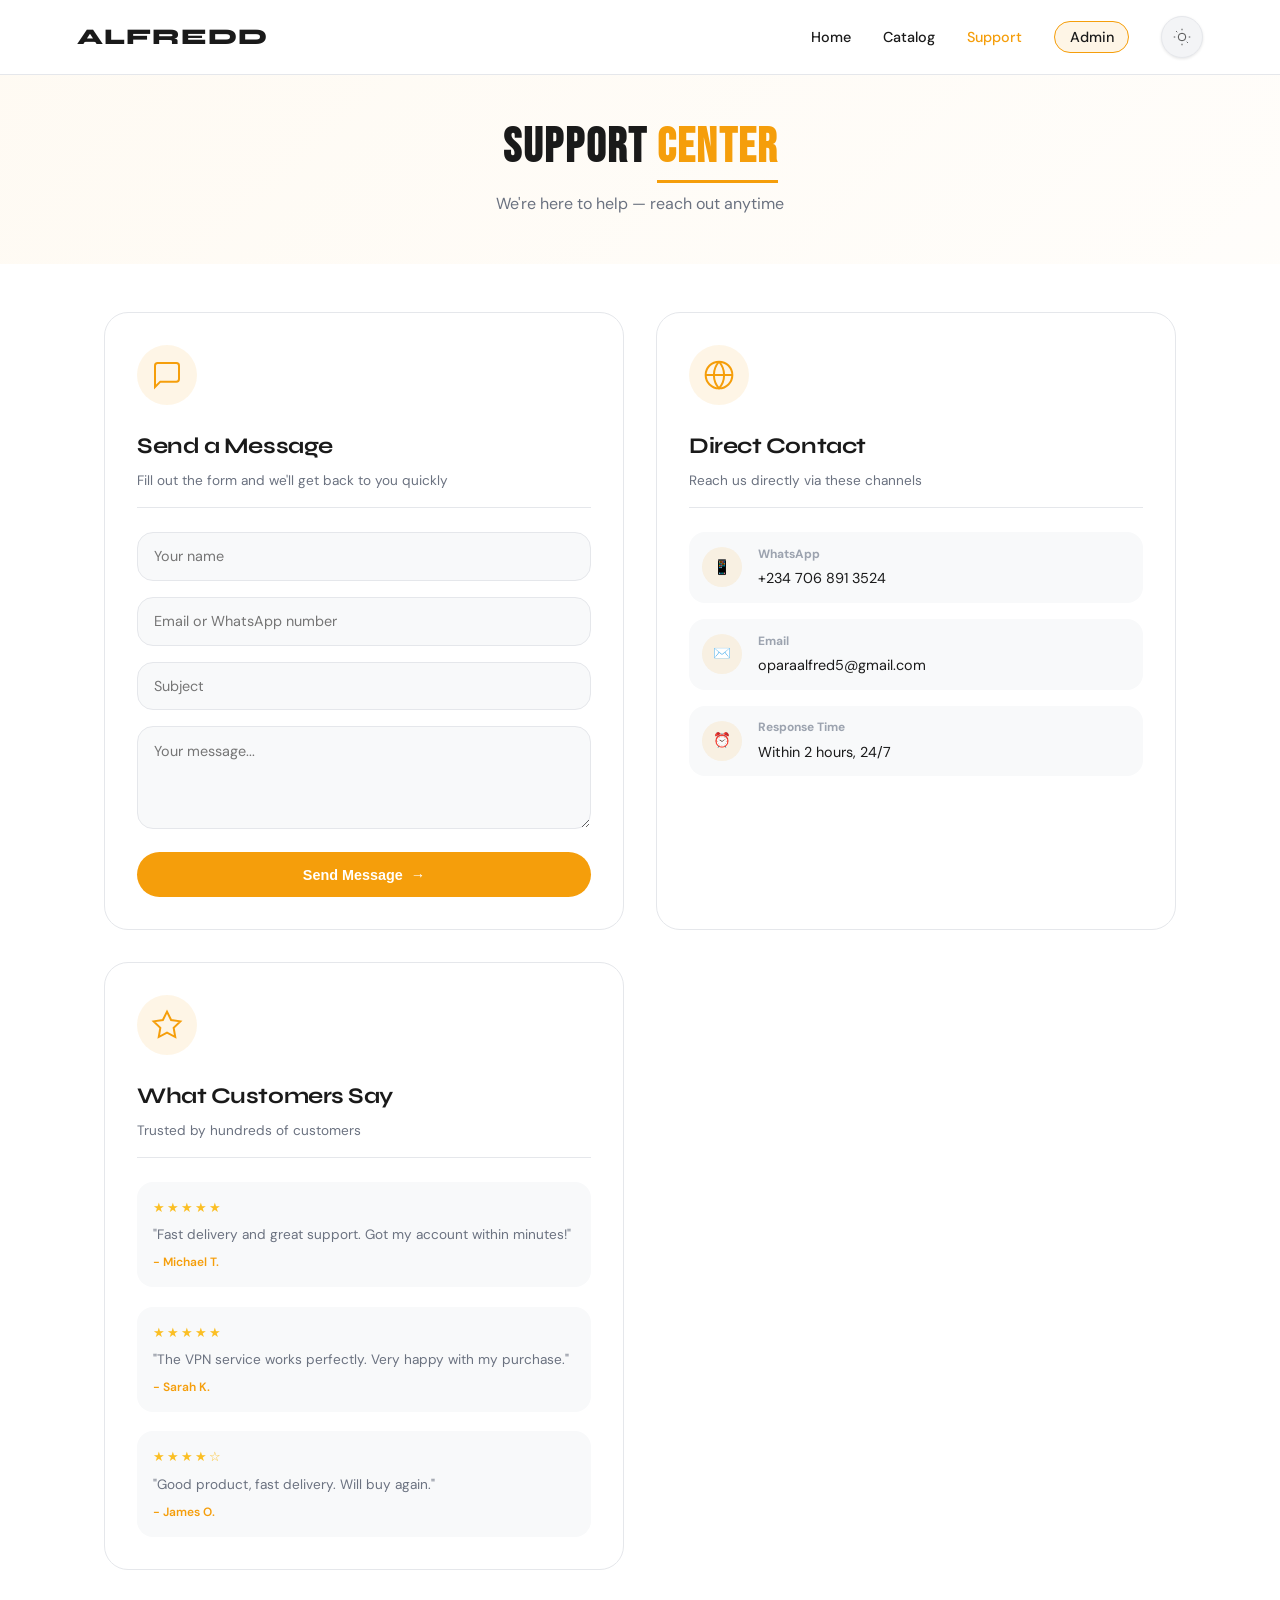
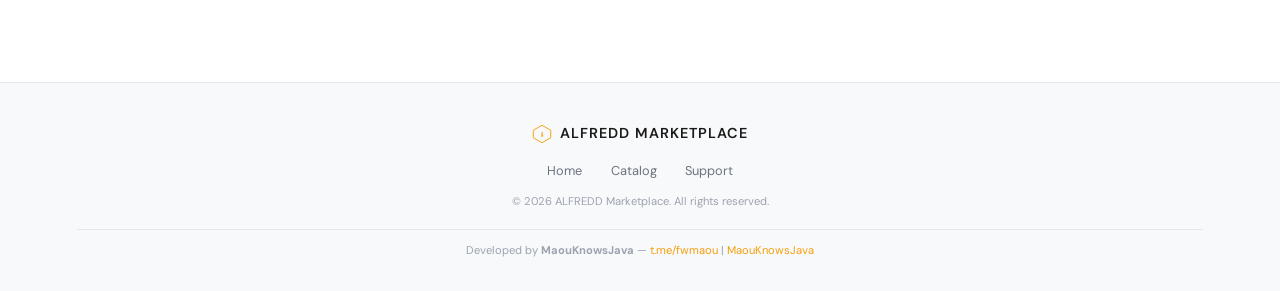
<file: support.html>
<!DOCTYPE html>
<html lang="en">
<head>
<meta charset="UTF-8">
<meta name="viewport" content="width=device-width, initial-scale=1.0, user-scalable=yes">
<title>Support — ALFREDD</title>
<link rel="stylesheet" href="css/style.css">
<link rel="stylesheet" href="css/support.css">
<link rel="stylesheet" href="css/mobile.css">
<link href="https://fonts.googleapis.com/css2?family=Bebas+Neue&family=Syne:wght@400;600;700;800&family=DM+Sans:wght@300;400;500;600&display=swap" rel="stylesheet">
</head>
<body>

<!-- NAVBAR -->
<nav class="navbar" id="navbar">
  <div class="nav-logo">
    <span class="logo-text">ALFREDD</span>
  </div>
  
  <div class="mobile-actions">
    <button class="mobile-theme-toggle" id="mobileThemeToggleBtn">
      <svg class="mobile-sun-icon" width="20" height="20" viewBox="0 0 24 24" fill="none" stroke="currentColor">
        <circle cx="12" cy="12" r="5"/>
        <line x1="12" y1="1" x2="12" y2="3"/>
        <line x1="12" y1="21" x2="12" y2="23"/>
        <line x1="4.22" y1="4.22" x2="5.64" y2="5.64"/>
        <line x1="18.36" y1="18.36" x2="19.78" y2="19.78"/>
        <line x1="1" y1="12" x2="3" y2="12"/>
        <line x1="21" y1="12" x2="23" y2="12"/>
      </svg>
      <svg class="mobile-moon-icon" width="20" height="20" viewBox="0 0 24 24" fill="none" stroke="currentColor">
        <path d="M21 12.79A9 9 0 1 1 11.21 3 7 7 0 0 0 21 12.79z"/>
      </svg>
    </button>
    <button class="menu-btn" id="menuBtn">
      <span class="menu-icon">
        <span class="menu-dot"></span>
        <span class="menu-dot"></span>
        <span class="menu-dot"></span>
      </span>
      <span class="cancel-icon">✕</span>
    </button>
  </div>
  
  <ul class="desktop-nav-links">
    <li><a href="index.html">Home</a></li>
    <li><a href="catalog.html">Catalog</a></li>
    <li><a href="support.html" class="active">Support</a></li>
    <li><a href="admin.html" class="nav-admin">Admin</a></li>
    <li>
      <button class="theme-toggle-btn" id="desktopThemeToggle">
        <span class="theme-toggle-icon">
          <svg class="sun-icon" width="18" height="18" viewBox="0 0 24 24" fill="none" stroke="currentColor">
            <circle cx="12" cy="12" r="5"/>
            <line x1="12" y1="1" x2="12" y2="3"/>
            <line x1="12" y1="21" x2="12" y2="23"/>
            <line x1="4.22" y1="4.22" x2="5.64" y2="5.64"/>
            <line x1="18.36" y1="18.36" x2="19.78" y2="19.78"/>
            <line x1="1" y1="12" x2="3" y2="12"/>
            <line x1="21" y1="12" x2="23" y2="12"/>
          </svg>
          <svg class="moon-icon" width="18" height="18" viewBox="0 0 24 24" fill="none" stroke="currentColor">
            <path d="M21 12.79A9 9 0 1 1 11.21 3 7 7 0 0 0 21 12.79z"/>
          </svg>
        </span>
      </button>
    </li>
  </ul>
  
  <div class="mobile-menu" id="mobileMenu">
    <ul class="mobile-nav-links">
      <li><a href="index.html">Home</a></li>
      <li><a href="catalog.html">Catalog</a></li>
      <li><a href="support.html" class="active">Support</a></li>
      <li><a href="admin.html" class="nav-admin">Admin</a></li>
    </ul>
  </div>
</nav>

<!-- PAGE HEADER -->
<div class="page-header">
  <div class="container">
    <h1>SUPPORT <span>CENTER</span></h1>
    <p>We're here to help — reach out anytime</p>
  </div>
</div>

<!-- SUPPORT CONTENT -->
<div class="support-container">

  <!-- Contact Section -->
  <div class="support-grid">
    
    <!-- Contact Form -->
    <div class="support-card">
      <div class="card-icon">
        <svg width="32" height="32" viewBox="0 0 24 24" fill="none" stroke="var(--accent-color)" stroke-width="1.5">
          <path d="M21 15a2 2 0 0 1-2 2H7l-4 4V5a2 2 0 0 1 2-2h14a2 2 0 0 1 2 2z"/>
        </svg>
      </div>
      <h3>Send a Message</h3>
      <p>Fill out the form and we'll get back to you quickly</p>
      
      <div class="form-group">
        <input type="text" id="contactName" class="support-input" placeholder="Your name">
      </div>
      <div class="form-group">
        <input type="text" id="contactInfo" class="support-input" placeholder="Email or WhatsApp number">
      </div>
      <div class="form-group">
        <input type="text" id="contactSubject" class="support-input" placeholder="Subject">
      </div>
      <div class="form-group">
        <textarea id="contactMessage" class="support-input support-textarea" placeholder="Your message..." rows="4"></textarea>
      </div>
      <button class="support-btn" id="sendMessageBtn">
        <span>Send Message</span>
        <span>→</span>
      </button>
    </div>

    <!-- Contact Info -->
    <div class="support-card">
      <div class="card-icon">
        <svg width="32" height="32" viewBox="0 0 24 24" fill="none" stroke="var(--accent-color)" stroke-width="1.5">
          <circle cx="12" cy="12" r="10"/>
          <path d="M12 2a15 15 0 0 0 0 20 15 15 0 0 0 0-20"/>
          <path d="M2 12h20"/>
        </svg>
      </div>
      <h3>Direct Contact</h3>
      <p>Reach us directly via these channels</p>
      
      <div class="contact-list">
        <a href="https://wa.me/2347068913524" class="contact-link">
          <span class="contact-link-icon">📱</span>
          <div>
            <strong>WhatsApp</strong>
            <span>+234 706 891 3524</span>
          </div>
        </a>
        <a href="mailto:oparaalfred5@gmail.com" class="contact-link">
          <span class="contact-link-icon">✉️</span>
          <div>
            <strong>Email</strong>
            <span>oparaalfred5@gmail.com</span>
          </div>
        </a>
        <div class="contact-link">
          <span class="contact-link-icon">⏰</span>
          <div>
            <strong>Response Time</strong>
            <span>Within 2 hours, 24/7</span>
          </div>
        </div>
      </div>
    </div>

    <!-- Testimonials -->
    <div class="support-card">
      <div class="card-icon">
        <svg width="32" height="32" viewBox="0 0 24 24" fill="none" stroke="var(--accent-color)" stroke-width="1.5">
          <path d="M12 2l3.09 6.26L22 9.27l-5 4.87 1.18 6.88L12 17.77l-6.18 3.25L7 14.14 2 9.27l6.91-1.01L12 2z"/>
        </svg>
      </div>
      <h3>What Customers Say</h3>
      <p>Trusted by hundreds of customers</p>
      
      <div class="testimonial-list">
        <div class="testimonial-item">
          <div class="testimonial-stars">★★★★★</div>
          <p class="testimonial-text">"Fast delivery and great support. Got my account within minutes!"</p>
          <div class="testimonial-name">- Michael T.</div>
        </div>
        <div class="testimonial-item">
          <div class="testimonial-stars">★★★★★</div>
          <p class="testimonial-text">"The VPN service works perfectly. Very happy with my purchase."</p>
          <div class="testimonial-name">- Sarah K.</div>
        </div>
        <div class="testimonial-item">
          <div class="testimonial-stars">★★★★☆</div>
          <p class="testimonial-text">"Good product, fast delivery. Will buy again."</p>
          <div class="testimonial-name">- James O.</div>
        </div>
      </div>
    </div>
  </div>

</div>

<!-- TOAST -->
<div class="toast-message" id="toastMessage"></div>

<!-- FOOTER -->
<footer class="footer">
  <div class="footer-logo">
    <svg width="20" height="20" viewBox="0 0 32 32" fill="none">
      <polygon points="16,2 30,10 30,22 16,30 2,22 2,10" fill="none" stroke="var(--accent-color)" stroke-width="1.5"/>
      <text x="16" y="20" text-anchor="middle" fill="var(--accent-color)" font-size="10" font-family="Bebas Neue">A</text>
    </svg>
    <span>ALFREDD MARKETPLACE</span>
  </div>
  <nav class="footer-nav">
    <a href="index.html">Home</a>
    <a href="catalog.html">Catalog</a>
    <a href="support.html">Support</a>
  </nav>
  <p class="footer-copy">© 2026 ALFREDD Marketplace. All rights reserved.</p>
  <div class="footer-dev">
     Developed by <strong>MaouKnowsJava</strong> — 
    <a href="https://t.me/fwmaou" target="_blank">t.me/fwmaou</a> 
    | <a href="https://maou.name.ng" target="_blank">MaouKnowsJava</a>
  </div>
</footer>

<script src="js/index.js"></script>
<script>
document.addEventListener('DOMContentLoaded', function() {
  const sendBtn = document.getElementById('sendMessageBtn');
  
  function showToast(message, isError = false) {
    let toast = document.getElementById('toastMessage');
    toast.textContent = message;
    toast.style.background = isError ? '#EF4444' : 'var(--accent-color, #F59E0B)';
    toast.classList.add('show');
    setTimeout(() => toast.classList.remove('show'), 3000);
  }
  
  if (sendBtn) {
    sendBtn.addEventListener('click', function() {
      const name = document.getElementById('contactName').value.trim();
      const info = document.getElementById('contactInfo').value.trim();
      const subject = document.getElementById('contactSubject').value.trim();
      const message = document.getElementById('contactMessage').value.trim();
      
      if (!name) { showToast('Please enter your name', true); return; }
      if (!info) { showToast('Please enter your contact info', true); return; }
      if (!subject) { showToast('Please enter a subject', true); return; }
      if (!message) { showToast('Please enter your message', true); return; }
      
      const whatsappNumber = "2347068913524";
      const fullMessage = `*New Message - ALFREDD*%0A%0A*Name:* ${name}%0A*Contact:* ${info}%0A*Subject:* ${subject}%0A*Message:* ${message}`;
      
      window.open(`https://wa.me/${whatsappNumber}?text=${fullMessage}`, '_blank');
      showToast('Redirecting to WhatsApp...');
      
      document.getElementById('contactName').value = '';
      document.getElementById('contactInfo').value = '';
      document.getElementById('contactSubject').value = '';
      document.getElementById('contactMessage').value = '';
    });
  }
});
</script>
</body>
</html>
</file>
<file: css/style.css>
/* style.css - Main Stylesheet with Light/Dark Mode */
:root {
    /* Light Mode (Default) - White + Yellow */
    --bg-primary: #FFFFFF;
    --bg-secondary: #F8F9FA;
    --bg-card: #FFFFFF;
    --bg-card-hover: #FEF9E6;
    --text-primary: #1A1A1A;
    --text-secondary: #6B7280;
    --text-muted: #9CA3AF;
    --accent-color: #F59E0B;
    --accent-light: #FBBF24;
    --accent-dark: #D97706;
    --border-color: #E5E7EB;
    --navbar-bg: rgba(255, 255, 255, 0.95);
    --footer-bg: #F8F9FA;
    --orb-opacity: 0.15;
    --menu-bg: #FFFFFF;
    --btn-bg: #F3F4F6;
  }
  
  body.dark {
    /* Dark Mode - Dark + Terracotta */
    --bg-primary: #0F0E0C;
    --bg-secondary: #1A1815;
    --bg-card: rgba(30, 27, 24, 0.6);
    --bg-card-hover: rgba(40, 36, 32, 0.8);
    --text-primary: #EAE5DF;
    --text-secondary: #B5AFA3;
    --text-muted: #7A7568;
    --accent-color: #C35A2E;
    --accent-light: #D96B3A;
    --accent-dark: #A0522D;
    --border-color: rgba(195, 90, 46, 0.2);
    --navbar-bg: rgba(15, 14, 12, 0.95);
    --footer-bg: #1A1815;
    --orb-opacity: 0.3;
    --menu-bg: #1A1815;
    --btn-bg: #2A2520;
  }
  
  * {
    margin: 0;
    padding: 0;
    box-sizing: border-box;
    transition: background-color 0.3s ease, color 0.3s ease, border-color 0.3s ease;
  }
  
  body {
    background-color: var(--bg-primary);
    color: var(--text-primary);
    font-family: 'DM Sans', sans-serif;
    font-weight: 400;
    line-height: 1.5;
    overflow-x: hidden;
  }
  
  h1, h2, h3, h4, .logo-text {
    font-family: 'Syne', sans-serif;
    font-weight: 700;
    letter-spacing: -0.02em;
  }
  
  .hero-title {
    font-family: 'Bebas Neue', cursive;
    letter-spacing: 0.04em;
  }
  
  /* NAVBAR */
  .navbar {
    position: fixed;
    top: 0;
    width: 100%;
    display: flex;
    justify-content: space-between;
    align-items: center;
    padding: 1rem 6%;
    background: var(--navbar-bg);
    backdrop-filter: blur(12px);
    z-index: 1000;
    border-bottom: 1px solid var(--border-color);
  }
  
  .nav-logo {
    display: flex;
    align-items: center;
    gap: 0.6rem;
    color: var(--text-primary);
  }
  
  .logo-icon svg {
    width: 28px;
    height: 28px;
    color: var(--accent-color);
  }
  
  .logo-text {
    font-size: 1.4rem;
    font-weight: 800;
    color: var(--text-primary);
    letter-spacing: 1px;
  }
  
  /* Desktop Navigation */
  .desktop-nav-links {
    display: flex;
    gap: 2rem;
    list-style: none;
    align-items: center;
  }
  
  .desktop-nav-links a {
    color: var(--text-primary);
    text-decoration: none;
    font-weight: 500;
    font-size: 0.9rem;
    transition: color 0.2s;
  }
  
  .desktop-nav-links a:hover,
  .desktop-nav-links a.active {
    color: var(--accent-color);
  }
  
  .nav-admin {
    background: rgba(245, 158, 11, 0.1);
    padding: 0.35rem 0.9rem;
    border-radius: 40px;
    border: 1px solid var(--accent-color);
  }
  
  body.dark .nav-admin {
    background: rgba(195, 90, 46, 0.15);
  }
  
  /* THEME TOGGLE BUTTON - VISIBLE! */
  .theme-toggle-btn {
    background: var(--btn-bg);
    border: 1px solid var(--border-color);
    border-radius: 40px;
    width: 42px;
    height: 42px;
    cursor: pointer;
    display: flex;
    align-items: center;
    justify-content: center;
    transition: all 0.2s;
    box-shadow: 0 1px 3px rgba(0,0,0,0.1);
  }
  
  .theme-toggle-btn:hover {
    background: var(--accent-color);
    transform: scale(1.05);
    border-color: var(--accent-color);
  }
  
  .theme-toggle-btn:hover .sun-icon,
  .theme-toggle-btn:hover .moon-icon {
    color: white;
    stroke: white;
  }
  
  .theme-toggle-icon {
    display: flex;
    align-items: center;
    justify-content: center;
  }
  
  .sun-icon, .moon-icon {
    width: 18px;
    height: 18px;
    color: var(--text-primary);
    stroke: var(--text-primary);
  }
  
  body.dark .sun-icon {
    display: none;
  }
  
  body:not(.dark) .moon-icon {
    display: none;
  }
  
  /* Hamburger Button */
  .hamburger {
    display: none;
    flex-direction: column;
    justify-content: space-between;
    width: 30px;
    height: 22px;
    background: transparent;
    border: none;
    cursor: pointer;
    z-index: 1002;
  }
  
  .hamburger-line {
    width: 100%;
    height: 2px;
    background: var(--text-primary);
    transition: all 0.3s ease;
    border-radius: 2px;
  }
  
  /* Mobile Menu */
  .mobile-menu {
    position: fixed;
    top: 0;
    right: -100%;
    width: 80%;
    max-width: 320px;
    height: 100vh;
    background: var(--menu-bg);
    z-index: 1001;
    padding: 5rem 2rem 2rem;
    transition: right 0.3s ease-out;
    box-shadow: -5px 0 30px rgba(0, 0, 0, 0.15);
    display: flex;
    flex-direction: column;
    justify-content: space-between;
  }
  
  .mobile-menu.active {
    right: 0;
  }
  
  .mobile-nav-links {
    list-style: none;
    display: flex;
    flex-direction: column;
    gap: 2rem;
  }
  
  .mobile-nav-links a {
    color: var(--text-primary);
    text-decoration: none;
    font-size: 1.3rem;
    font-weight: 500;
    transition: color 0.2s;
  }
  
  .mobile-nav-links a:hover,
  .mobile-nav-links a.active {
    color: var(--accent-color);
  }
  
  .mobile-theme {
    display: flex;
    justify-content: space-between;
    align-items: center;
    padding-top: 2rem;
    border-top: 1px solid var(--border-color);
    color: var(--text-primary);
    font-size: 1rem;
  }
  
  .theme-switch {
    position: relative;
    display: inline-block;
    width: 52px;
    height: 26px;
  }
  
  .theme-switch input {
    opacity: 0;
    width: 0;
    height: 0;
  }
  
  .slider {
    position: absolute;
    cursor: pointer;
    top: 0;
    left: 0;
    right: 0;
    bottom: 0;
    background-color: var(--border-color);
    transition: 0.3s;
    border-radius: 34px;
  }
  
  .slider:before {
    position: absolute;
    content: "";
    height: 20px;
    width: 20px;
    left: 3px;
    bottom: 3px;
    background-color: var(--accent-color);
    transition: 0.3s;
    border-radius: 50%;
  }
  
  input:checked + .slider:before {
    transform: translateX(26px);
  }
  
  /* Overlay */
  .overlay {
    position: fixed;
    top: 0;
    left: 0;
    width: 100%;
    height: 100%;
    background: rgba(0, 0, 0, 0.5);
    z-index: 1000;
    opacity: 0;
    visibility: hidden;
    transition: 0.3s;
  }
  
  .overlay.active {
    opacity: 1;
    visibility: visible;
  }
  
  /* HERO */
  .hero {
    min-height: 100vh;
    display: flex;
    align-items: center;
    justify-content: space-between;
    padding: 7rem 6% 4rem;
    position: relative;
    gap: 2rem;
    flex-wrap: wrap;
  }
  
  .hero-bg {
    position: absolute;
    inset: 0;
    z-index: 0;
    overflow: hidden;
  }
  
  .orb {
    position: absolute;
    border-radius: 50%;
    filter: blur(80px);
    opacity: var(--orb-opacity);
  }
  
  .orb1 {
    width: 50vw;
    height: 50vw;
    background: var(--accent-color);
    top: -20%;
    left: -10%;
  }
  
  .orb2 {
    width: 40vw;
    height: 40vw;
    background: var(--accent-dark);
    bottom: -10%;
    right: -5%;
  }
  
  .orb3 {
    width: 30vw;
    height: 30vw;
    background: var(--accent-light);
    top: 40%;
    left: 30%;
  }
  
  .hero-art {
    flex: 1;
    display: flex;
    justify-content: center;
    z-index: 2;
  }
  
  .hero-content {
    flex: 1;
    z-index: 2;
    max-width: 580px;
  }
  
  .hero-tag {
    display: inline-flex;
    align-items: center;
    gap: 8px;
    background: var(--bg-secondary);
    padding: 0.35rem 1rem;
    border-radius: 40px;
    font-size: 0.75rem;
    margin-bottom: 1.5rem;
    color: var(--text-secondary);
    border: 1px solid var(--border-color);
  }
  
  .tag-dot {
    width: 7px;
    height: 7px;
    background: var(--accent-color);
    border-radius: 50%;
  }
  
  .hero-title {
    font-size: 3.8rem;
    line-height: 1.1;
    margin-bottom: 1.2rem;
    color: var(--text-primary);
  }
  
  .title-line {
    display: block;
  }
  
  .title-line.accent {
    color: var(--accent-color);
  }
  
  .hero-sub {
    font-size: 1rem;
    margin-bottom: 2rem;
    color: var(--text-secondary);
    max-width: 480px;
  }
  
  .hero-cta {
    display: flex;
    gap: 1rem;
    flex-wrap: wrap;
  }
  
  .btn-primary, .btn-ghost {
    padding: 0.8rem 1.8rem;
    text-decoration: none;
    font-weight: 600;
    border-radius: 40px;
    transition: all 0.25s;
    font-size: 0.85rem;
  }
  
  .btn-primary {
    background: var(--accent-color);
    color: white;
    border: none;
  }
  
  .btn-primary:hover {
    background: var(--accent-dark);
    transform: translateY(-2px);
  }
  
  .btn-ghost {
    background: transparent;
    border: 1px solid var(--accent-color);
    color: var(--text-primary);
  }
  
  .btn-ghost:hover {
    background: rgba(245, 158, 11, 0.1);
    transform: translateY(-2px);
  }
  
  body.dark .btn-ghost:hover {
    background: rgba(195, 90, 46, 0.15);
  }
  
  /* STATS */
  .stats-bar {
    display: flex;
    justify-content: center;
    gap: 2.5rem;
    padding: 1.5rem 6%;
    background: var(--bg-secondary);
    border-top: 1px solid var(--border-color);
    border-bottom: 1px solid var(--border-color);
    flex-wrap: wrap;
  }
  
  .stat-item {
    text-align: center;
  }
  
  .stat-num {
    font-size: 2rem;
    font-weight: 800;
    font-family: 'Syne', sans-serif;
    color: var(--accent-color);
  }
  
  .stat-suffix {
    font-size: 1.8rem;
    font-weight: 700;
    color: var(--accent-color);
  }
  
  .stat-label {
    font-size: 0.8rem;
    letter-spacing: 1px;
    color: var(--text-muted);
  }
  
  .stat-div {
    width: 1px;
    height: 35px;
    background: var(--border-color);
  }
  
  /* SECTIONS */
  .section {
    padding: 4rem 6%;
  }
  
  .section-header {
    text-align: center;
    margin-bottom: 2.5rem;
  }
  
  .section-header h2 {
    font-size: 2.4rem;
    margin-bottom: 0.5rem;
    color: var(--text-primary);
  }
  
  .section-header p {
    color: var(--text-secondary);
    font-size: 0.9rem;
  }
  
  /* CATEGORIES */
  .cat-grid {
    display: grid;
    grid-template-columns: repeat(auto-fit, minmax(220px, 1fr));
    gap: 1.5rem;
  }
  
  .cat-card {
    background: var(--bg-card);
    backdrop-filter: blur(8px);
    padding: 1.8rem 1.2rem;
    border-radius: 20px;
    text-decoration: none;
    transition: all 0.3s;
    border: 1px solid var(--border-color);
  }
  
  .cat-card:hover {
    transform: translateY(-5px);
    background: var(--bg-card-hover);
    border-color: var(--accent-color);
  }
  
  .cat-icon svg {
    stroke: var(--accent-color);
  }
  
  .cat-card h3 {
    margin: 0.8rem 0 0.4rem;
    font-size: 1.2rem;
    color: var(--text-primary);
  }
  
  .cat-card p {
    font-size: 0.8rem;
    color: var(--text-secondary);
    margin-bottom: 1rem;
  }
  
  .cat-arrow {
    color: var(--accent-color);
    font-size: 1rem;
    font-weight: 600;
    opacity: 0.8;
  }
  
  .cat-card:hover .cat-arrow {
    opacity: 1;
  }
  
  /* WHY US */
  .why-grid {
    display: grid;
    grid-template-columns: repeat(auto-fit, minmax(180px, 1fr));
    gap: 1.5rem;
  }
  
  .why-card {
    background: var(--bg-card);
    padding: 1.8rem 1.2rem;
    border-radius: 18px;
    text-align: center;
    border: 1px solid var(--border-color);
  }
  
  .why-num {
    font-size: 2.2rem;
    font-weight: 800;
    font-family: 'Syne', sans-serif;
    color: var(--accent-color);
    opacity: 0.5;
    margin-bottom: 0.6rem;
  }
  
  .why-card h4 {
    font-size: 1.2rem;
    margin-bottom: 0.4rem;
    color: var(--text-primary);
  }
  
  .why-card p {
    font-size: 0.8rem;
    color: var(--text-secondary);
  }
  
  /* FOOTER */
  .footer {
    text-align: center;
    padding: 2.5rem 6% 2rem;
    border-top: 1px solid var(--border-color);
    margin-top: 2rem;
    background: var(--footer-bg);
  }
  
  .footer-logo {
    display: flex;
    align-items: center;
    justify-content: center;
    gap: 0.5rem;
    margin-bottom: 1rem;
    color: var(--text-primary);
  }
  
  .footer-logo span {
    font-weight: 600;
    font-size: 0.9rem;
    letter-spacing: 1px;
  }
  
  .footer-nav {
    display: flex;
    justify-content: center;
    gap: 1.8rem;
    margin-bottom: 0.8rem;
    flex-wrap: wrap;
  }
  
  .footer-nav a {
    color: var(--text-secondary);
    text-decoration: none;
    font-size: 0.8rem;
    transition: color 0.2s;
  }
  
  .footer-nav a:hover {
    color: var(--accent-color);
  }
  
  .footer-copy {
    font-size: 0.7rem;
    color: var(--text-muted);
  }
  
  .footer-dev {
    margin-top: 1.2rem;
    padding-top: 0.8rem;
    border-top: 1px solid var(--border-color);
    font-size: 0.7rem;
    color: var(--text-muted);
  }
  
  .footer-dev a {
    color: var(--accent-color);
    text-decoration: none;
  }
  
  .footer-dev a:hover {
    text-decoration: underline;
  }
  
  /* ANIMATIONS */
  @keyframes float1 {
    0%, 100% { transform: translateY(0px); }
    50% { transform: translateY(-10px); }
  }
  @keyframes float2 {
    0%, 100% { transform: translateY(0px); }
    50% { transform: translateY(8px); }
  }
  @keyframes spin-slow {
    from { transform: rotate(0deg); }
    to { transform: rotate(360deg); }
  }
  
  .float1 { animation: float1 5s ease-in-out infinite; }
  .float2 { animation: float2 6s ease-in-out infinite; }
  .float3 { animation: float1 4.5s ease-in-out infinite; }
  .spin-slow { animation: spin-slow 20s linear infinite; transform-origin: center; }
</file>
<file: css/support.css>
/* support.css - Support Page Styles */

.page-header {
  background: linear-gradient(135deg, rgba(245, 158, 11, 0.05) 0%, rgba(245, 158, 11, 0.02) 100%);
  padding: 7rem 5% 3rem;
  text-align: center;
}

.page-header h1 {
  font-family: 'Bebas Neue', cursive;
  font-size: 3rem;
  letter-spacing: 2px;
  color: var(--text-primary);
}

.page-header h1 span {
  color: var(--accent-color);
  border-bottom: 3px solid var(--accent-color);
  padding-bottom: 4px;
}

.page-header p {
  color: var(--text-secondary);
  font-size: 1rem;
  margin-top: 0.5rem;
}

/* Support Container */
.support-container {
  max-width: 1200px;
  margin: 0 auto;
  padding: 3rem 5% 5rem;
}

.support-grid {
  display: grid;
  grid-template-columns: repeat(auto-fit, minmax(350px, 1fr));
  gap: 2rem;
}

/* Support Card */
.support-card {
  background: var(--bg-card);
  border: 1px solid var(--border-color);
  border-radius: 24px;
  padding: 2rem;
  transition: all 0.3s ease;
}

.support-card:hover {
  transform: translateY(-5px);
  border-color: var(--accent-color);
  box-shadow: 0 15px 35px rgba(0, 0, 0, 0.05);
}

body.dark .support-card:hover {
  box-shadow: 0 15px 35px rgba(195, 90, 46, 0.1);
}

.card-icon {
  width: 60px;
  height: 60px;
  background: rgba(245, 158, 11, 0.1);
  border-radius: 60px;
  display: flex;
  align-items: center;
  justify-content: center;
  margin-bottom: 1.5rem;
}

body.dark .card-icon {
  background: rgba(195, 90, 46, 0.15);
}

.support-card h3 {
  font-size: 1.4rem;
  margin-bottom: 0.5rem;
  color: var(--text-primary);
}

.support-card > p {
  color: var(--text-secondary);
  font-size: 0.85rem;
  margin-bottom: 1.5rem;
  padding-bottom: 1rem;
  border-bottom: 1px solid var(--border-color);
}

/* Form Styles */
.form-group {
  margin-bottom: 1rem;
}

.support-input {
  width: 100%;
  padding: 0.9rem 1rem;
  background: var(--bg-secondary);
  border: 1px solid var(--border-color);
  border-radius: 16px;
  font-family: 'DM Sans', sans-serif;
  font-size: 0.9rem;
  color: var(--text-primary);
  transition: all 0.2s;
}

.support-input:focus {
  outline: none;
  border-color: var(--accent-color);
  box-shadow: 0 0 0 3px rgba(245, 158, 11, 0.1);
}

.support-textarea {
  resize: vertical;
  font-family: 'DM Sans', sans-serif;
}

.support-btn {
  width: 100%;
  padding: 0.9rem;
  background: var(--accent-color);
  border: none;
  border-radius: 40px;
  font-size: 0.9rem;
  font-weight: 600;
  color: white;
  cursor: pointer;
  display: flex;
  align-items: center;
  justify-content: center;
  gap: 0.5rem;
  transition: all 0.2s;
  margin-top: 0.5rem;
}

.support-btn:hover {
  background: var(--accent-dark);
  transform: translateY(-2px);
}

/* Contact List */
.contact-list {
  display: flex;
  flex-direction: column;
  gap: 1rem;
}

.contact-link {
  display: flex;
  align-items: center;
  gap: 1rem;
  padding: 0.8rem;
  background: var(--bg-secondary);
  border-radius: 16px;
  text-decoration: none;
  transition: all 0.2s;
}

.contact-link:hover {
  background: rgba(245, 158, 11, 0.05);
  transform: translateX(5px);
}

.contact-link-icon {
  width: 40px;
  height: 40px;
  background: rgba(245, 158, 11, 0.1);
  border-radius: 40px;
  display: flex;
  align-items: center;
  justify-content: center;
  font-size: 1.2rem;
}

.contact-link strong {
  display: block;
  font-size: 0.75rem;
  color: var(--text-muted);
  margin-bottom: 0.2rem;
}

.contact-link span {
  color: var(--text-primary);
  font-size: 0.9rem;
}

.contact-link span:last-child {
  color: var(--text-primary);
}

/* Testimonials */
.testimonial-list {
  display: flex;
  flex-direction: column;
  gap: 1.2rem;
}

.testimonial-item {
  padding: 1rem;
  background: var(--bg-secondary);
  border-radius: 16px;
}

.testimonial-stars {
  color: #FBBF24;
  font-size: 0.8rem;
  letter-spacing: 2px;
  margin-bottom: 0.5rem;
}

.testimonial-text {
  color: var(--text-secondary);
  font-size: 0.85rem;
  line-height: 1.5;
  margin-bottom: 0.5rem;
}

.testimonial-name {
  color: var(--accent-color);
  font-size: 0.75rem;
  font-weight: 600;
}

/* Toast */
.toast-message {
  position: fixed;
  bottom: 30px;
  left: 50%;
  transform: translateX(-50%) translateY(100px);
  background: var(--accent-color);
  color: white;
  padding: 0.8rem 1.8rem;
  border-radius: 60px;
  font-weight: 600;
  font-size: 0.85rem;
  z-index: 2100;
  opacity: 0;
  transition: all 0.3s ease;
  pointer-events: none;
  white-space: nowrap;
}

.toast-message.show {
  transform: translateX(-50%) translateY(0);
  opacity: 1;
}

/* Dark Mode */
body.dark .support-input {
  background: #2A2520;
  border-color: rgba(195, 90, 46, 0.2);
  color: #EAE5DF;
}

body.dark .contact-link {
  background: #2A2520;
}

body.dark .testimonial-item {
  background: #2A2520;
}

body.dark .contact-link:hover {
  background: rgba(195, 90, 46, 0.1);
}

/* Mobile */
@media (max-width: 768px) {
  .page-header {
    padding: 6rem 5% 2rem;
  }
  
  .page-header h1 {
    font-size: 2.2rem;
  }
  
  .support-grid {
    grid-template-columns: 1fr;
    gap: 1.5rem;
  }
  
  .support-card {
    padding: 1.5rem;
  }
  
  .toast-message {
    white-space: normal;
    text-align: center;
    max-width: 90%;
  }
}

@media (max-width: 480px) {
  .page-header h1 {
    font-size: 1.8rem;
  }
  
  .support-card h3 {
    font-size: 1.2rem;
  }
  
  .contact-link {
    padding: 0.6rem;
  }
  
  .contact-link-icon {
    width: 35px;
    height: 35px;
    font-size: 1rem;
  }
}
</file>
<file: css/mobile.css>
/* mobile.css - Mobile Responsive Styles (Matching Royal Honey/Orange Theme) */

/* Default - hide mobile stuff on desktop */
.mobile-actions {
  display: none;
}

.mobile-menu {
  display: none;
}

.hamburger {
  display: none;
}

/* MOBILE STYLES - applies at 768px and below */
@media (max-width: 768px) {
  
  /* Navbar adjustments */
  .navbar {
      padding: 0.8rem 5%;
      position: relative;
      background: var(--navbar-bg, rgba(255, 255, 255, 0.95));
      border-bottom: 1px solid var(--border-color, #E5E7EB);
      display: flex;
      justify-content: space-between;
      align-items: center;
  }
  
  /* Logo takes available space */
  .nav-logo {
      flex: 1;
  }
  
  .nav-logo .logo-text {
      font-size: 1.2rem;
      font-weight: 800;
      color: var(--text-primary, #1A1A1A);
  }
  
  /* Show mobile actions */
  .mobile-actions {
      display: flex !important;
      align-items: center;
      gap: 8px;
  }
  
  /* Menu button - Vertical dots (⋮) */
  .menu-btn {
      display: flex !important;
      align-items: center;
      justify-content: center;
      width: 40px;
      height: 40px;
      background: var(--btn-bg, #F3F4F6);
      border: 1px solid var(--border-color, #E5E7EB);
      border-radius: 40px;
      cursor: pointer;
      transition: all 0.2s ease;
      font-size: 20px;
      font-weight: 600;
      color: var(--text-primary, #1A1A1A);
  }
  
  /* Menu button icon - vertical dots */
  .menu-btn .menu-icon {
      display: flex;
      flex-direction: column;
      align-items: center;
      justify-content: center;
      gap: 3px;
  }
  
  .menu-btn .menu-dot {
      width: 4px;
      height: 4px;
      background: var(--text-primary, #1A1A1A);
      border-radius: 50%;
      transition: all 0.2s ease;
  }
  
  /* Cancel icon (X) - hidden by default */
  .menu-btn .cancel-icon {
      display: none;
      font-size: 20px;
      font-weight: 400;
      line-height: 1;
  }
  
  /* When menu is active, show X and hide dots */
  .menu-btn.active .menu-icon {
      display: none;
  }
  
  .menu-btn.active .cancel-icon {
      display: block;
  }
  
  .menu-btn:hover {
      background: var(--accent-color, #F59E0B);
      border-color: var(--accent-color, #F59E0B);
      transform: scale(1.05);
  }
  
  .menu-btn:hover .menu-dot {
      background: white;
  }
  
  .menu-btn:hover .cancel-icon {
      color: white;
  }
  
  /* Hide old hamburger completely */
  .hamburger {
      display: none !important;
  }
  
  /* Theme toggle on mobile */
  .mobile-theme-toggle {
      display: flex !important;
      align-items: center;
      justify-content: center;
      width: 40px;
      height: 40px;
      background: var(--btn-bg, #F3F4F6);
      border: 1px solid var(--border-color, #E5E7EB);
      border-radius: 40px;
      cursor: pointer;
      transition: all 0.2s ease;
  }
  
  .mobile-theme-toggle:hover {
      background: var(--accent-color, #F59E0B);
      border-color: var(--accent-color, #F59E0B);
      transform: scale(1.05);
  }
  
  .mobile-theme-toggle:hover svg {
      stroke: white;
      color: white;
  }
  
  .mobile-sun-icon,
  .mobile-moon-icon {
      width: 18px;
      height: 18px;
      color: var(--text-primary, #1A1A1A);
      stroke: var(--text-primary, #1A1A1A);
  }
  
  /* Hide/show sun/moon based on theme */
  body.dark .mobile-sun-icon {
      display: none;
  }
  
  body:not(.dark) .mobile-moon-icon {
      display: none;
  }
  
  /* Hide desktop navigation */
  .desktop-nav-links {
      display: none !important;
  }
  
  /* Mobile menu - slides from right */
  .mobile-menu {
      position: fixed;
      top: 0;
      right: -100%;
      width: 80%;
      max-width: 320px;
      height: 100vh;
      background: var(--menu-bg, #FFFFFF);
      z-index: 1001;
      padding: 5rem 2rem 2rem;
      transition: right 0.3s ease-out;
      box-shadow: -5px 0 30px rgba(0, 0, 0, 0.15);
      display: flex !important;
      flex-direction: column;
      justify-content: space-between;
  }
  
  .mobile-menu.active {
      right: 0;
  }
  
  .mobile-nav-links {
      list-style: none;
      display: flex;
      flex-direction: column;
      gap: 1.5rem;
      margin: 0;
      padding: 0;
  }
  
  .mobile-nav-links li {
      border-bottom: none;
  }
  
  .mobile-nav-links a {
      display: block;
      color: var(--text-primary, #1A1A1A);
      text-decoration: none;
      font-size: 1.3rem;
      font-weight: 500;
      transition: all 0.2s ease;
      padding: 0.75rem 0;
  }
  
  .mobile-nav-links a:hover,
  .mobile-nav-links a.active {
      color: var(--accent-color, #F59E0B);
      background: transparent;
      transform: translateX(5px);
  }
  
  /* Admin link styling in mobile menu */
  .mobile-nav-links .nav-admin {
      display: inline-block;
      background: linear-gradient(135deg, var(--accent-color, #F59E0B), var(--accent-dark, #D97706));
      color: white !important;
      padding: 0.75rem 1.5rem;
      border-radius: 40px;
      font-size: 1.1rem;
      font-weight: 600;
      text-align: center;
      margin-top: 0.5rem;
      border: none;
      box-shadow: 0 4px 12px rgba(245, 158, 11, 0.3);
  }
  
  .mobile-nav-links .nav-admin:hover {
      background: linear-gradient(135deg, var(--accent-dark, #D97706), var(--accent-color, #F59E0B));
      transform: translateX(0) scale(1.02);
      color: white !important;
      box-shadow: 0 6px 16px rgba(245, 158, 11, 0.4);
  }
  
  /* Dark theme admin link */
  body.dark .mobile-nav-links .nav-admin {
      background: linear-gradient(135deg, var(--accent-color, #C35A2E), var(--accent-dark, #A0522D));
      box-shadow: 0 4px 12px rgba(195, 90, 46, 0.3);
  }
  
  body.dark .mobile-nav-links .nav-admin:hover {
      background: linear-gradient(135deg, var(--accent-dark, #A0522D), var(--accent-color, #C35A2E));
      box-shadow: 0 6px 16px rgba(195, 90, 46, 0.4);
  }
  
  /* Overlay for mobile menu */
  .overlay {
      position: fixed;
      top: 0;
      left: 0;
      width: 100%;
      height: 100%;
      background: rgba(0, 0, 0, 0.5);
      z-index: 1000;
      opacity: 0;
      visibility: hidden;
      transition: 0.3s;
  }
  
  .overlay.active {
      opacity: 1;
      visibility: visible;
  }
  
  /* Dark theme overrides */
  body.dark .navbar {
      background: var(--navbar-bg, rgba(15, 14, 12, 0.95));
      border-color: var(--border-color, rgba(195, 90, 46, 0.2));
  }
  
  body.dark .mobile-menu {
      background: var(--menu-bg, #1A1815);
  }
  
  body.dark .mobile-nav-links a {
      color: var(--text-primary, #EAE5DF);
  }
  
  body.dark .mobile-nav-links a:hover,
  body.dark .mobile-nav-links a.active {
      color: var(--accent-color, #C35A2E);
  }
  
  body.dark .menu-btn {
      background: var(--btn-bg, #2A2520);
      border-color: var(--border-color, rgba(195, 90, 46, 0.2));
      color: var(--text-primary, #EAE5DF);
  }
  
  body.dark .menu-btn .menu-dot {
      background: var(--text-primary, #EAE5DF);
  }
  
  body.dark .menu-btn:hover {
      background: var(--accent-color, #C35A2E);
      border-color: var(--accent-color, #C35A2E);
  }
  
  body.dark .mobile-theme-toggle {
      background: var(--btn-bg, #2A2520);
      border-color: var(--border-color, rgba(195, 90, 46, 0.2));
  }
  
  /* Hero section */
  .hero {
      padding-top: 80px !important;
      padding-bottom: 2rem;
      flex-direction: column;
      text-align: center;
      min-height: auto;
  }
  
  .hero-content {
      max-width: 100%;
      text-align: center;
  }
  
  .hero-title {
      font-size: 2.2rem;
  }
  
  .hero-sub {
      font-size: 0.9rem;
      margin-left: auto;
      margin-right: auto;
  }
  
  .hero-art svg {
      width: 200px;
      height: 200px;
  }
  
  .hero-cta {
      justify-content: center;
  }
  
  /* Stats */
  .stats-bar {
      gap: 1rem;
      padding: 1rem 5%;
      flex-wrap: wrap;
      justify-content: center;
  }
  
  .stat-item {
      min-width: 100px;
      text-align: center;
  }
  
  .stat-num {
      font-size: 1.5rem;
      color: var(--accent-color, #F59E0B);
  }
  
  .stat-suffix {
      font-size: 1.3rem;
      color: var(--accent-color, #F59E0B);
  }
  
  .stat-label {
      font-size: 0.7rem;
      color: var(--text-muted, #9CA3AF);
  }
  
  .stat-div {
      display: none;
  }
  
  /* Sections */
  .section {
      padding: 2rem 5%;
  }
  
  .section-header {
      margin-bottom: 1.5rem;
      text-align: center;
  }
  
  .section-header h2 {
      font-size: 1.8rem;
      color: var(--text-primary, #1A1A1A);
  }
  
  .section-header p {
      font-size: 0.85rem;
      color: var(--text-secondary, #6B7280);
  }
  
  /* Grids */
  .cat-grid {
      grid-template-columns: 1fr;
      gap: 1rem;
  }
  
  .cat-card {
      padding: 1.2rem;
      text-align: center;
  }
  
  .cat-card h3 {
      font-size: 1.1rem;
      color: var(--text-primary, #1A1A1A);
  }
  
  .cat-card p {
      font-size: 0.8rem;
      color: var(--text-secondary, #6B7280);
  }
  
  .why-grid {
      grid-template-columns: 1fr;
      gap: 1rem;
  }
  
  .why-card {
      padding: 1.2rem;
      text-align: center;
  }
  
  .why-num {
      font-size: 1.8rem;
      color: var(--accent-color, #F59E0B);
  }
  
  .why-card h4 {
      font-size: 1.1rem;
      color: var(--text-primary, #1A1A1A);
  }
  
  .why-card p {
      font-size: 0.8rem;
      color: var(--text-secondary, #6B7280);
  }
  
  /* Buttons */
  .btn-primary {
      padding: 0.6rem 1.2rem;
      font-size: 0.85rem;
  }
  
  .btn-ghost {
      padding: 0.6rem 1.2rem;
      font-size: 0.85rem;
  }
  
  /* Footer */
  .footer {
      padding: 1.5rem 5%;
      text-align: center;
  }
  
  .footer-nav {
      gap: 1rem;
      flex-wrap: wrap;
      justify-content: center;
      display: flex;
      margin: 1rem 0;
  }
  
  .footer-nav a {
      font-size: 0.8rem;
  }
  
  .footer-copy {
      font-size: 0.7rem;
  }
  
  .footer-dev {
      font-size: 0.65rem;
  }
  
  /* Admin login page mobile fix */
  .login-container {
      padding: 5rem 5% 3rem !important;
      min-height: calc(100vh - 150px);
  }
  
  .login-card {
      padding: 1.5rem !important;
      margin: 0 !important;
  }
  
  /* Catalog page mobile fix */
  .category-container {
      flex-direction: column;
      gap: 1rem;
      padding: 1rem 5%;
  }
  
  .category-pills {
      flex-wrap: wrap;
      justify-content: center;
      gap: 0.5rem;
  }
  
  .category-pill {
      padding: 0.5rem 1rem;
      font-size: 0.8rem;
  }
  
  .products-grid {
      grid-template-columns: 1fr;
      gap: 1rem;
      padding: 1rem 5%;
  }
  
  .search-wrapper {
      width: 100%;
  }
  
  .search-input {
      width: 100%;
      padding: 0.7rem 1rem;
  }
  
  /* Support page mobile fix */
  .support-wrap {
      flex-direction: column;
      padding: 1rem 5%;
      gap: 1.5rem;
  }
  
  .review-form {
      padding: 1.5rem;
  }
  
  .reviews-section {
      padding: 1.5rem;
  }
  
  .star-row {
      justify-content: center;
  }
}

/* Small mobile (max-width: 480px) */
@media (max-width: 480px) {
  .hero-title {
      font-size: 1.6rem;
  }
  
  .hero-tag {
      font-size: 0.65rem;
      padding: 0.25rem 0.8rem;
  }
  
  .hero-art svg {
      width: 140px;
      height: 140px;
  }
  
  .btn-primary, .btn-ghost {
      padding: 0.5rem 1rem;
      font-size: 0.75rem;
  }
  
  .section-header h2 {
      font-size: 1.5rem;
  }
  
  .stat-num {
      font-size: 1.2rem;
  }
  
  .stat-suffix {
      font-size: 1.1rem;
  }
  
  .stat-label {
      font-size: 0.6rem;
  }
  
  .mobile-nav-links a {
      font-size: 1.1rem;
  }
  
  .mobile-nav-links .nav-admin {
      font-size: 0.9rem;
      padding: 0.6rem 1.2rem;
  }
  
  .menu-btn {
      width: 36px;
      height: 36px;
  }
  
  .mobile-theme-toggle {
      width: 36px;
      height: 36px;
  }
  
  .mobile-actions {
      gap: 6px;
  }
  
  .login-card {
      padding: 1.2rem !important;
  }
  
  .login-header h1 {
      font-size: 1.4rem;
  }
  
  .category-pill {
      font-size: 0.7rem;
      padding: 0.4rem 0.8rem;
  }
}

/* Tablet styles (769px - 1024px) */
@media (min-width: 769px) and (max-width: 1024px) {
  .hero-title {
      font-size: 2.8rem;
  }
  
  .cat-grid {
      grid-template-columns: repeat(2, 1fr);
  }
  
  .why-grid {
      grid-template-columns: repeat(2, 1fr);
  }
  
  .section {
      padding: 3rem 5%;
  }
}
</file>
